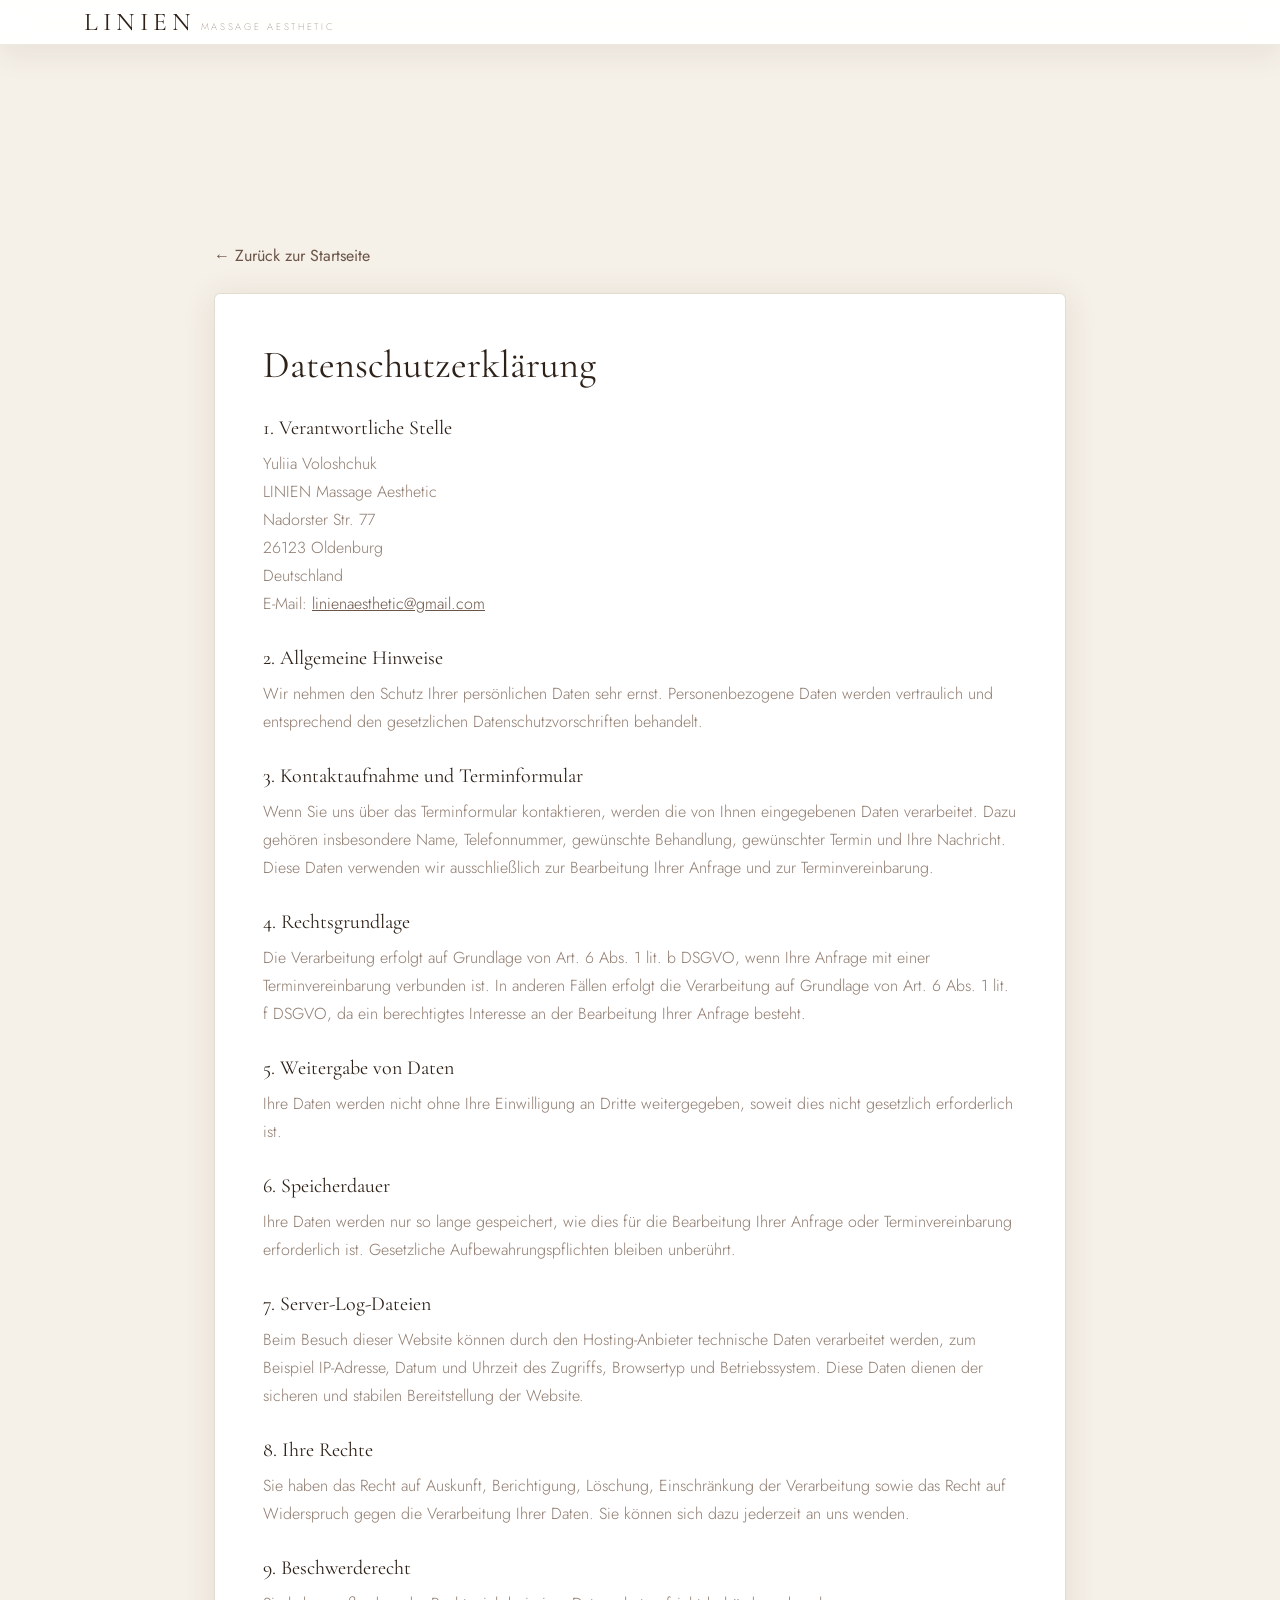
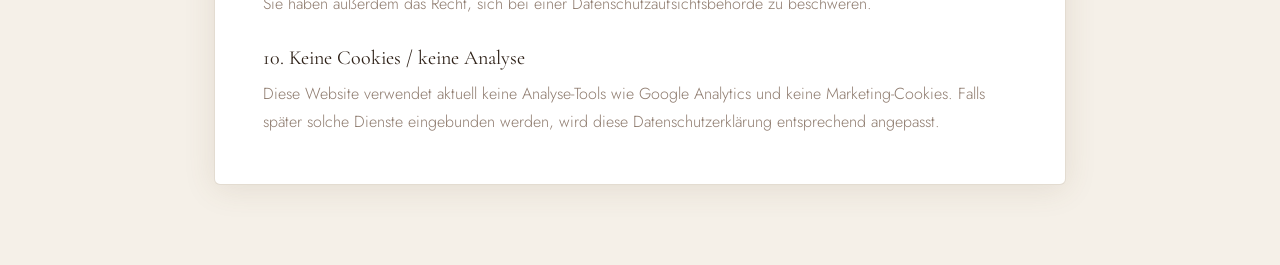
<file: datenschutz.html>
<!DOCTYPE html>
<html lang="de">
<head>
  <meta charset="UTF-8" />
  <meta name="viewport" content="width=device-width, initial-scale=1.0" />
  <title>Datenschutz · LINIEN Massage Aesthetic</title>
  <link rel="preconnect" href="https://fonts.googleapis.com" />
  <link rel="preconnect" href="https://fonts.gstatic.com" crossorigin />
  <link href="https://fonts.googleapis.com/css2?family=Cormorant+Garamond:wght@300;400;500;600&family=Jost:wght@200;300;400;500&display=swap" rel="stylesheet" />
  <link rel="stylesheet" href="css/style.css" />
</head>
<body class="legal-page">
  <header class="site-header">
    <div class="container nav-container">
      <a href="index.html" class="logo">
        <span class="logo-main">LINIEN</span>
        <span class="logo-sub">MASSAGE AESTHETIC</span>
      </a>
    </div>
  </header>
  <main class="legal-wrap">
    <a href="index.html" class="legal-back">← Zurück zur Startseite</a>
    <section class="legal-card">
      <h1>Datenschutzerklärung</h1>

      <h2>1. Verantwortliche Stelle</h2>
      <p>
        Yuliia Voloshchuk<br />
        LINIEN Massage Aesthetic<br />
        Nadorster Str. 77<br />
        26123 Oldenburg<br />
        Deutschland<br />
        E-Mail: <a href="mailto:linienaesthetic@gmail.com">linienaesthetic@gmail.com</a>
      </p>

      <h2>2. Allgemeine Hinweise</h2>
      <p>Wir nehmen den Schutz Ihrer persönlichen Daten sehr ernst. Personenbezogene Daten werden vertraulich und entsprechend den gesetzlichen Datenschutzvorschriften behandelt.</p>

      <h2>3. Kontaktaufnahme und Terminformular</h2>
      <p>Wenn Sie uns über das Terminformular kontaktieren, werden die von Ihnen eingegebenen Daten verarbeitet. Dazu gehören insbesondere Name, Telefonnummer, gewünschte Behandlung, gewünschter Termin und Ihre Nachricht.</p>
      <p>Diese Daten verwenden wir ausschließlich zur Bearbeitung Ihrer Anfrage und zur Terminvereinbarung.</p>

      <h2>4. Rechtsgrundlage</h2>
      <p>Die Verarbeitung erfolgt auf Grundlage von Art. 6 Abs. 1 lit. b DSGVO, wenn Ihre Anfrage mit einer Terminvereinbarung verbunden ist. In anderen Fällen erfolgt die Verarbeitung auf Grundlage von Art. 6 Abs. 1 lit. f DSGVO, da ein berechtigtes Interesse an der Bearbeitung Ihrer Anfrage besteht.</p>

      <h2>5. Weitergabe von Daten</h2>
      <p>Ihre Daten werden nicht ohne Ihre Einwilligung an Dritte weitergegeben, soweit dies nicht gesetzlich erforderlich ist.</p>

      <h2>6. Speicherdauer</h2>
      <p>Ihre Daten werden nur so lange gespeichert, wie dies für die Bearbeitung Ihrer Anfrage oder Terminvereinbarung erforderlich ist. Gesetzliche Aufbewahrungspflichten bleiben unberührt.</p>

      <h2>7. Server-Log-Dateien</h2>
      <p>Beim Besuch dieser Website können durch den Hosting-Anbieter technische Daten verarbeitet werden, zum Beispiel IP-Adresse, Datum und Uhrzeit des Zugriffs, Browsertyp und Betriebssystem. Diese Daten dienen der sicheren und stabilen Bereitstellung der Website.</p>

      <h2>8. Ihre Rechte</h2>
      <p>Sie haben das Recht auf Auskunft, Berichtigung, Löschung, Einschränkung der Verarbeitung sowie das Recht auf Widerspruch gegen die Verarbeitung Ihrer Daten. Sie können sich dazu jederzeit an uns wenden.</p>

      <h2>9. Beschwerderecht</h2>
      <p>Sie haben außerdem das Recht, sich bei einer Datenschutzaufsichtsbehörde zu beschweren.</p>

      <h2>10. Keine Cookies / keine Analyse</h2>
      <p>Diese Website verwendet aktuell keine Analyse-Tools wie Google Analytics und keine Marketing-Cookies. Falls später solche Dienste eingebunden werden, wird diese Datenschutzerklärung entsprechend angepasst.</p>

    </section>
  </main>
</body>
</html>
</file>
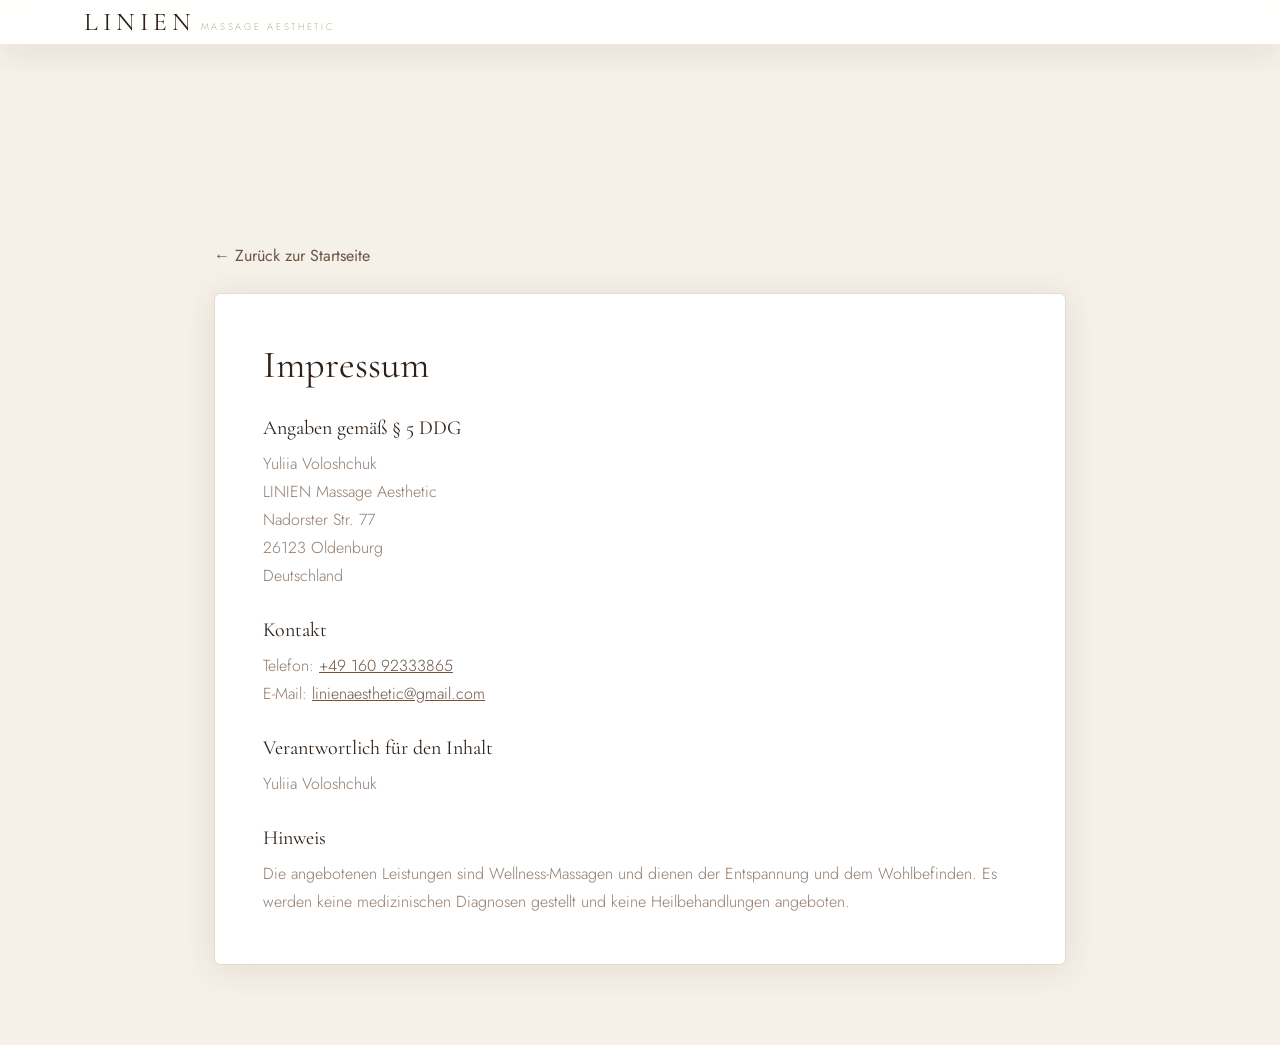
<file: impressum.html>
<!DOCTYPE html>
<html lang="de">
<head>
  <meta charset="UTF-8" />
  <meta name="viewport" content="width=device-width, initial-scale=1.0" />
  <title>Impressum · LINIEN Massage Aesthetic</title>
  <link rel="preconnect" href="https://fonts.googleapis.com" />
  <link rel="preconnect" href="https://fonts.gstatic.com" crossorigin />
  <link href="https://fonts.googleapis.com/css2?family=Cormorant+Garamond:wght@300;400;500;600&family=Jost:wght@200;300;400;500&display=swap" rel="stylesheet" />
  <link rel="stylesheet" href="css/style.css" />
</head>
<body class="legal-page">
  <header class="site-header">
    <div class="container nav-container">
      <a href="index.html" class="logo">
        <span class="logo-main">LINIEN</span>
        <span class="logo-sub">MASSAGE AESTHETIC</span>
      </a>
    </div>
  </header>
  <main class="legal-wrap">
    <a href="index.html" class="legal-back">← Zurück zur Startseite</a>
    <section class="legal-card">
      <h1>Impressum</h1>

      <h2>Angaben gemäß § 5 DDG</h2>
      <p>
        Yuliia Voloshchuk<br />
        LINIEN Massage Aesthetic<br />
        Nadorster Str. 77<br />
        26123 Oldenburg<br />
        Deutschland
      </p>

      <h2>Kontakt</h2>
      <p>
        Telefon: <a href="tel:+4916092333865">+49 160 92333865</a><br />
        E-Mail: <a href="mailto:linienaesthetic@gmail.com">linienaesthetic@gmail.com</a>
      </p>

      <h2>Verantwortlich für den Inhalt</h2>
      <p>Yuliia Voloshchuk</p>

      <h2>Hinweis</h2>
      <p>Die angebotenen Leistungen sind Wellness-Massagen und dienen der Entspannung und dem Wohlbefinden. Es werden keine medizinischen Diagnosen gestellt und keine Heilbehandlungen angeboten.</p>

    </section>
  </main>
</body>
</html>
</file>
<file: css/style.css>
/* ============================
   LINIEN · Massage Aesthetic
   Premium SPA CSS — 2024
   ============================ */

/* ---- CSS VARIABLES ---- */
:root {
  --cream:        #f5f0e8;
  --cream-deep:   #ede5d8;
  --stone-light:  #d4c9b8;
  --stone:        #b8a99a;
  --stone-dark:   #8e7b6e;
  --brown:        #6b5548;
  --brown-dark:   #4a3a30;
  --gold:         #c9a96e;
  --gold-light:   #e0c89a;
  --gold-dark:    #a07840;
  --white:        #ffffff;
  --black:        #1a1410;
  --text-dark:    #2e2118;
  --text-mid:     #5a4a3c;
  --text-light:   #8e7b6e;
  --overlay:      rgba(30, 20, 12, 0.48);
  --radius:       2px;
  --radius-lg:    6px;
  --transition:   0.35s cubic-bezier(0.4, 0, 0.2, 1);
  --shadow:       0 4px 32px rgba(110, 80, 50, 0.12);
  --shadow-lg:    0 12px 56px rgba(110, 80, 50, 0.18);
}

/* ---- RESET & BASE ---- */
*, *::before, *::after { box-sizing: border-box; margin: 0; padding: 0; }

html { scroll-behavior: smooth; font-size: 16px; }

body {
  font-family: 'Jost', sans-serif;
  background: var(--cream);
  color: var(--text-dark);
  line-height: 1.7;
  overflow-x: hidden;
}

img { max-width: 100%; display: block; }
a { text-decoration: none; color: inherit; }
ul { list-style: none; }
button { cursor: pointer; border: none; background: none; font-family: inherit; }

/* ---- TYPOGRAPHY ---- */
h1, h2, h3, h4 {
  font-family: 'Cormorant Garamond', serif;
  font-weight: 400;
  line-height: 1.2;
  color: var(--text-dark);
}

h1 { font-size: clamp(2.8rem, 7vw, 5.5rem); }
h2 { font-size: clamp(2rem, 4vw, 3.2rem); }
h3 { font-size: clamp(1.4rem, 2.5vw, 1.9rem); }
h4 { font-size: 1.15rem; }

em { font-style: italic; color: var(--gold-dark); }

/* ---- LAYOUT ---- */
.container {
  max-width: 1160px;
  margin: 0 auto;
  padding: 0 24px;
}

.section {
  padding: 100px 0;
  position: relative;
}

/* ---- SECTION LABELS ---- */
.section-label {
  font-family: 'Jost', sans-serif;
  font-weight: 300;
  font-size: 0.75rem;
  letter-spacing: 0.3em;
  text-transform: uppercase;
  color: var(--gold);
  margin-bottom: 14px;
  display: block;
}

.section-title {
  margin-bottom: 20px;
}

.section-header {
  text-align: center;
  margin-bottom: 64px;
}

.section-desc {
  color: var(--text-mid);
  font-weight: 300;
  max-width: 520px;
  margin: 0 auto;
}

/* ---- BUTTONS ---- */
.btn {
  display: inline-block;
  padding: 14px 38px;
  font-family: 'Jost', sans-serif;
  font-weight: 300;
  font-size: 0.8rem;
  letter-spacing: 0.2em;
  text-transform: uppercase;
  transition: var(--transition);
  border-radius: var(--radius);
}

.btn--primary {
  background: var(--brown);
  color: var(--cream);
  border: 1px solid var(--brown);
}
.btn--primary:hover {
  background: var(--brown-dark);
  border-color: var(--brown-dark);
  transform: translateY(-2px);
  box-shadow: 0 8px 28px rgba(74, 58, 48, 0.25);
}

.btn--light {
  background: rgba(255,255,255,0.12);
  color: var(--cream);
  border: 1px solid rgba(255,255,255,0.5);
  backdrop-filter: blur(4px);
}
.btn--light:hover {
  background: rgba(255,255,255,0.22);
  border-color: var(--gold-light);
  transform: translateY(-2px);
}

.btn--outline {
  background: transparent;
  color: var(--brown);
  border: 1px solid var(--stone);
}
.btn--outline:hover {
  border-color: var(--brown);
  background: var(--cream-deep);
  transform: translateY(-2px);
}

.btn--full { width: 100%; text-align: center; }

/* ---- DIVIDER ---- */
.hero-divider {
  display: flex;
  align-items: center;
  gap: 18px;
  justify-content: center;
  margin: 28px 0 22px;
}

.divider-line {
  display: block;
  height: 1px;
  width: 60px;
  background: rgba(255,255,255,0.4);
}

.divider-lotus {
  color: var(--gold-light);
  font-size: 0.9rem;
}

/* ===========================
   NAVIGATION
   =========================== */
.site-header {
  position: fixed;
  top: 0; left: 0; right: 0;
  z-index: 1000;
  transition: background var(--transition), box-shadow var(--transition);
}

.site-header.scrolled {
  background: rgba(245, 240, 232, 0.97);
  backdrop-filter: blur(8px);
  box-shadow: 0 2px 24px rgba(110, 80, 50, 0.1);
}

.navbar {
  display: flex;
  align-items: center;
  justify-content: space-between;
  padding: 22px 40px;
  transition: padding var(--transition);
}

.site-header.scrolled .navbar { padding: 14px 40px; }

.nav-logo {
  display: flex;
  flex-direction: column;
  line-height: 1;
}

.logo-main {
  font-family: 'Cormorant Garamond', serif;
  font-weight: 400;
  font-size: 1.6rem;
  letter-spacing: 0.18em;
  color: var(--cream);
  transition: color var(--transition);
}

.logo-sub {
  font-family: 'Jost', sans-serif;
  font-weight: 200;
  font-size: 0.6rem;
  letter-spacing: 0.28em;
  color: rgba(245,240,232,0.7);
  margin-top: 2px;
  transition: color var(--transition);
}

.site-header.scrolled .logo-main { color: var(--brown-dark); }
.site-header.scrolled .logo-sub  { color: var(--stone-dark); }

.nav-links {
  display: flex;
  align-items: center;
  gap: 38px;
}

.nav-links a {
  font-family: 'Jost', sans-serif;
  font-weight: 300;
  font-size: 0.78rem;
  letter-spacing: 0.18em;
  text-transform: uppercase;
  color: rgba(245,240,232,0.88);
  transition: color var(--transition);
  position: relative;
}

.nav-links a::after {
  content: '';
  position: absolute;
  bottom: -3px; left: 0;
  width: 0; height: 1px;
  background: var(--gold-light);
  transition: width var(--transition);
}

.nav-links a:hover::after,
.nav-links a:focus::after { width: 100%; }

.nav-links a:hover { color: var(--gold-light); }

.site-header.scrolled .nav-links a { color: var(--text-mid); }
.site-header.scrolled .nav-links a:hover { color: var(--brown); }

.nav-cta {
  padding: 9px 22px !important;
  border: 1px solid rgba(245,240,232,0.5) !important;
  border-radius: var(--radius) !important;
}

.site-header.scrolled .nav-cta {
  border-color: var(--stone) !important;
  color: var(--brown) !important;
}

.nav-cta:hover {
  background: rgba(255,255,255,0.15);
}

.nav-toggle {
  display: none;
  flex-direction: column;
  gap: 5px;
  padding: 4px;
}

.nav-toggle span {
  display: block;
  width: 26px;
  height: 1.5px;
  background: var(--cream);
  transition: var(--transition);
  transform-origin: center;
}

.site-header.scrolled .nav-toggle span { background: var(--brown-dark); }

/* ===========================
   HERO
   =========================== */
.hero {
  position: relative;
  min-height: 100vh;
  display: flex;
  align-items: center;
  justify-content: center;
  text-align: center;
  overflow: hidden;
  padding-top: 90px;
}

.hero-bg {
  position: absolute;
  inset: 0;
  background:
    linear-gradient(160deg, #3d2b20 0%, #5c3d2e 30%, #8e6a50 60%, #b89a7e 100%);
  z-index: 0;
}

/* marble / stone texture overlay */
.hero-bg::before {
  content: '';
  position: absolute;
  inset: 0;
  background-image:
    radial-gradient(ellipse at 20% 80%, rgba(201,169,110,0.15) 0%, transparent 60%),
    radial-gradient(ellipse at 80% 20%, rgba(245,240,232,0.08) 0%, transparent 50%),
    url("data:image/svg+xml,%3Csvg xmlns='http://www.w3.org/2000/svg' width='400' height='400'%3E%3Cfilter id='n'%3E%3CfeTurbulence type='fractalNoise' baseFrequency='0.65' numOctaves='3' stitchTiles='stitch'/%3E%3CfeColorMatrix type='saturate' values='0'/%3E%3C/filter%3E%3Crect width='400' height='400' filter='url(%23n)' opacity='0.06'/%3E%3C/svg%3E");
  z-index: 1;
}

.hero-texture {
  position: absolute;
  inset: 0;
  background: var(--overlay);
  z-index: 2;
}

/* decorative drapes */
.hero-drape {
  position: absolute;
  bottom: 0;
  width: 220px;
  height: 65%;
  z-index: 3;
  opacity: 0.18;
  background: linear-gradient(180deg, transparent 0%, var(--cream) 100%);
  border-radius: 50% 50% 0 0 / 20% 20% 0 0;
}

.hero-drape--left  { left: -40px; transform: rotate(-8deg); }
.hero-drape--right { right: -40px; transform: rotate(8deg); }

.hero-content {
  position: relative;
  z-index: 4;
  padding: 80px 24px 60px;
  max-width: 780px;
}
.hero-eyebrow {
  font-family: 'Jost', sans-serif;
  font-weight: 200;
  font-size: 0.78rem;
  letter-spacing: 0.35em;
  text-transform: uppercase;
  color: var(--gold-light);
  margin-bottom: 28px;
  opacity: 0.85;
}

.hero-title {
  display: flex;
  flex-direction: column;
  align-items: center;
  gap: 6px;
}

.hero-title-main {
  font-family: 'Cormorant Garamond', serif;
  font-weight: 300;
  font-size: clamp(3.5rem, 10vw, 7rem);
  letter-spacing: 0.28em;
  color: var(--cream);
  line-height: 1;
}

.hero-title-sub {
  font-family: 'Jost', sans-serif;
  font-weight: 200;
  font-size: clamp(0.65rem, 1.5vw, 0.88rem);
  letter-spacing: 0.4em;
  text-transform: uppercase;
  color: var(--stone-light);
}

.hero-tagline {
  font-family: 'Jost', sans-serif;
  font-weight: 300;
  font-size: 0.72rem;
  letter-spacing: 0.28em;
  text-transform: uppercase;
  color: rgba(245,240,232,0.65);
  margin-bottom: 6px;
}

.hero-slogan {
  font-family: 'Cormorant Garamond', serif;
  font-style: italic;
  font-size: clamp(1.2rem, 2.5vw, 1.7rem);
  color: var(--gold-light);
  margin-bottom: 44px;
}

.hero-scroll-hint {
  position: absolute;
  bottom: 38px;
  left: 50%;
  transform: translateX(-50%);
  z-index: 4;
  display: flex;
  flex-direction: column;
  align-items: center;
  gap: 8px;
  color: rgba(245,240,232,0.45);
  font-size: 0.65rem;
  letter-spacing: 0.22em;
  text-transform: uppercase;
  animation: bounce 2.4s ease-in-out infinite;
}

@keyframes bounce {
  0%, 100% { transform: translateX(-50%) translateY(0); }
  50%       { transform: translateX(-50%) translateY(7px); }
}

/* ===========================
   ABOUT
   =========================== */
.about {
  background: var(--white);
}

.about-grid {
  display: grid;
  grid-template-columns: 1fr 1.5fr;
  gap: 80px;
  align-items: center;
}

/* stone / candle visual */
.about-visual {
  display: flex;
  justify-content: center;
}

.about-stone-decor {
  position: relative;
  width: 280px;
  height: 320px;
}

.stone {
  position: absolute;
  background: linear-gradient(135deg, var(--stone) 0%, var(--stone-dark) 100%);
  border-radius: 50%;
  box-shadow: inset -4px -6px 12px rgba(0,0,0,0.15), 4px 6px 14px rgba(110,80,50,0.18);
}

.stone--lg { width: 120px; height: 80px; bottom: 60px; left: 40px; transform: rotate(-15deg); }
.stone--md { width: 80px;  height: 55px; bottom: 80px; left: 110px; transform: rotate(10deg); background: linear-gradient(135deg, var(--stone-dark) 0%, var(--brown) 100%); }
.stone--sm { width: 55px;  height: 38px; bottom: 110px; left: 80px; transform: rotate(-5deg); background: linear-gradient(135deg, var(--stone-light) 0%, var(--stone) 100%); }


@keyframes flicker {
  0%   { transform: scaleX(1)   scaleY(1)    rotate(-2deg); opacity: 1; }
  50%  { transform: scaleX(0.9) scaleY(1.08) rotate(2deg);  opacity: 0.92; }
  100% { transform: scaleX(1.05) scaleY(0.95) rotate(-1deg); opacity: 1; }
}

.about-text .section-label { color: var(--gold); }

.about-desc {
  color: var(--text-mid);
  font-weight: 300;
  margin-bottom: 18px;
}

.about-stats {
  display: flex;
  align-items: center;
  gap: 28px;
  margin-top: 40px;
  padding-top: 32px;
  border-top: 1px solid var(--cream-deep);
}

.stat { text-align: center; }

.stat-num {
  display: block;
  font-family: 'Cormorant Garamond', serif;
  font-size: 2.4rem;
  font-weight: 300;
  color: var(--gold-dark);
  line-height: 1;
  margin-bottom: 4px;
}

.stat-label {
  display: block;
  font-size: 0.7rem;
  letter-spacing: 0.18em;
  text-transform: uppercase;
  color: var(--text-light);
  font-weight: 300;
}

.stat-divider {
  width: 1px;
  height: 44px;
  background: var(--cream-deep);
}

/* ===========================
   SERVICES
   =========================== */
.services {
  background: var(--cream);
  overflow: hidden;
}

.services-bg-texture {
  position: absolute;
  inset: 0;
  background-image: url("data:image/svg+xml,%3Csvg xmlns='http://www.w3.org/2000/svg' width='600' height='600'%3E%3Cfilter id='n'%3E%3CfeTurbulence type='fractalNoise' baseFrequency='0.4' numOctaves='4' stitchTiles='stitch'/%3E%3CfeColorMatrix type='saturate' values='0'/%3E%3C/filter%3E%3Crect width='600' height='600' filter='url(%23n)' opacity='0.04'/%3E%3C/svg%3E");
  pointer-events: none;
}

.services-grid {
  display: grid;
  grid-template-columns: repeat(auto-fit, minmax(260px, 1fr));
  gap: 28px;
}

/* ---- Service Card ---- */
.service-card {
  background: var(--white);
  border: 1px solid rgba(212,201,184,0.6);
  border-radius: var(--radius-lg);
  padding: 40px 32px 36px;
  position: relative;
  transition: var(--transition);
  display: flex;
  flex-direction: column;
  gap: 0;
}

.service-card:hover {
  transform: translateY(-6px);
  box-shadow: var(--shadow-lg);
  border-color: var(--gold-light);
}

.service-card--featured {
  background: linear-gradient(160deg, var(--brown-dark) 0%, var(--brown) 100%);
  border-color: var(--gold);
  color: var(--cream);
}

.service-card--featured h3,
.service-card--featured .service-card__subtitle,
.service-card--featured .price-duration,
.service-card--featured .price-amount {
  color: var(--cream) !important;
}

.service-card--featured .service-card__divider {
  background: rgba(245,240,232,0.25) !important;
}

.service-card--featured .price-dots {
  border-bottom-color: rgba(245,240,232,0.2) !important;
}

.service-card--featured .service-card__icon {
  background: rgba(255,255,255,0.1) !important;
  color: var(--gold-light) !important;
}

.service-card--featured .service-card__btn {
  background: var(--gold) !important;
  color: var(--brown-dark) !important;
  border-color: var(--gold) !important;
}

.service-card--featured .service-card__btn:hover {
  background: var(--gold-light) !important;
}

.service-card__badge {
  position: absolute;
  top: -12px;
  left: 50%;
  transform: translateX(-50%);
  background: var(--gold);
  color: var(--brown-dark);
  font-family: 'Jost', sans-serif;
  font-size: 0.65rem;
  font-weight: 400;
  letter-spacing: 0.2em;
  text-transform: uppercase;
  padding: 4px 16px;
  border-radius: 20px;
  white-space: nowrap;
}

.service-card__icon {
  width: 52px;
  height: 52px;
  border-radius: 50%;
  background: var(--cream-deep);
  display: flex;
  align-items: center;
  justify-content: center;
  font-size: 1.3rem;
  color: var(--gold-dark);
  margin-bottom: 22px;
  transition: var(--transition);
}

.service-card:hover .service-card__icon {
  background: var(--gold);
  color: var(--white);
}

.service-card__title {
  font-size: 1.35rem;
  font-weight: 400;
  color: var(--text-dark);
  margin-bottom: 8px;
  line-height: 1.3;
}

.service-card__title span {
  display: block;
  font-style: italic;
  color: var(--gold-dark);
  font-size: 1.15rem;
}

.service-card--featured .service-card__title span { color: var(--gold-light); }

.service-card__subtitle {
  font-size: 0.72rem;
  font-weight: 300;
  color: var(--text-light);
  letter-spacing: 0.05em;
  margin-bottom: 24px;
  font-style: italic;
}

.service-card__divider {
  height: 1px;
  background: var(--cream-deep);
  margin-bottom: 24px;
}

.service-card__prices {
  flex: 1;
  display: flex;
  flex-direction: column;
  gap: 12px;
  margin-bottom: 32px;
}

.price-row {
  display: flex;
  align-items: baseline;
  gap: 6px;
}

.price-duration {
  font-family: 'Jost', sans-serif;
  font-size: 0.82rem;
  font-weight: 300;
  color: var(--text-mid);
  white-space: nowrap;
}

.price-duration em {
  font-size: 0.72rem;
  color: var(--text-light);
  font-style: normal;
}

.price-dots {
  flex: 1;
  border-bottom: 1px dashed var(--stone-light);
  margin-bottom: 3px;
  min-width: 20px;
}

.price-amount {
  font-family: 'Cormorant Garamond', serif;
  font-size: 1.25rem;
  font-weight: 500;
  color: var(--gold-dark);
  white-space: nowrap;
}

.service-card__btn {
  display: block;
  text-align: center;
  padding: 11px 20px;
  border: 1px solid var(--stone);
  border-radius: var(--radius);
  font-family: 'Jost', sans-serif;
  font-size: 0.72rem;
  letter-spacing: 0.2em;
  text-transform: uppercase;
  font-weight: 300;
  color: var(--brown);
  transition: var(--transition);
}

.service-card__btn:hover {
  background: var(--brown);
  color: var(--cream);
  border-color: var(--brown);
}

/* ===========================
   ADVANTAGES
   =========================== */
.advantages {
  background: var(--cream-deep);
}

.advantages-grid {
  display: grid;
  grid-template-columns: repeat(auto-fit, minmax(280px, 1fr));
  gap: 36px;
}

.advantage-item {
  text-align: center;
  padding: 36px 28px;
  background: var(--white);
  border-radius: var(--radius-lg);
  border: 1px solid rgba(212,201,184,0.5);
  transition: var(--transition);
}

.advantage-item:hover {
  transform: translateY(-4px);
  box-shadow: var(--shadow);
  border-color: var(--gold-light);
}

.advantage-icon {
  width: 60px;
  height: 60px;
  background: linear-gradient(135deg, var(--cream-deep) 0%, var(--cream) 100%);
  border-radius: 50%;
  display: flex;
  align-items: center;
  justify-content: center;
  margin: 0 auto 22px;
  font-size: 1.4rem;
  color: var(--gold-dark);
  border: 1px solid var(--stone-light);
  transition: var(--transition);
}

.advantage-item:hover .advantage-icon {
  background: var(--gold);
  color: var(--white);
  border-color: var(--gold);
}

.advantage-item h4 {
  font-family: 'Cormorant Garamond', serif;
  font-size: 1.2rem;
  margin-bottom: 12px;
  color: var(--text-dark);
}

.advantage-item p {
  font-size: 0.88rem;
  font-weight: 300;
  color: var(--text-mid);
  line-height: 1.7;
}

/* ===========================
   ATMOSPHERE
   =========================== */
.atmosphere {
  position: relative;
  overflow: hidden;
  background: linear-gradient(135deg, #5e3b29 0%, #8b654e 100%);
  padding: 110px 0 90px;
}

.atmosphere-bg {
  position: absolute;
  inset: 0;
  background:
    radial-gradient(circle at 20% 20%, rgba(255,255,255,0.04), transparent 30%),
    radial-gradient(circle at 80% 30%, rgba(255,255,255,0.03), transparent 25%),
    linear-gradient(90deg, rgba(255,255,255,0.02), transparent 20%, rgba(255,255,255,0.015) 40%, transparent 60%);
  pointer-events: none;
}

.atmosphere .container {
  position: relative;
  z-index: 1;
}

.atmosphere-inner {
  text-align: center;
  max-width: 760px;
  margin: 0 auto;
}

.atmosphere-title {
  color: var(--cream);
  margin-bottom: 28px;
}

.atmosphere-title em {
  color: var(--gold-light);
}

.atmosphere-text {
  color: rgba(245, 240, 232, 0.78);
  font-weight: 300;
  line-height: 1.9;
  margin-bottom: 56px;
}

.atmosphere-elements {
  display: flex;
  justify-content: center;
  align-items: center;
  gap: 42px;
  margin-bottom: 56px;
  flex-wrap: wrap;
}

.atm-el {
  display: flex;
  flex-direction: column;
  align-items: center;
  gap: 14px;
  min-width: 160px;
  color: rgba(245, 240, 232, 0.72);
  font-size: 0.72rem;
  letter-spacing: 0.22em;
  text-transform: uppercase;
  text-align: center;
}

.atm-el p {
  margin: 0;
}

.atm-divider {
  width: 1px;
  height: 56px;
  background: rgba(245, 240, 232, 0.22);
  align-self: center;
}

.atm-stones {
  position: relative;
  width: 56px;
  height: 44px;
}

.atm-stone {
  position: absolute;
  border-radius: 50%;
  box-shadow: inset -2px -3px 6px rgba(0,0,0,0.18);
}

.atm-stone--1 {
  width: 36px;
  height: 24px;
  bottom: 0;
  left: 0;
  transform: rotate(-10deg);
  background: linear-gradient(135deg, var(--stone) 0%, #a49688 100%);
}

.atm-stone--2 {
  width: 28px;
  height: 19px;
  bottom: 5px;
  left: 22px;
  transform: rotate(8deg);
  background: linear-gradient(135deg, #8a7666 0%, #6e594b 100%);
}

.atm-stone--3 {
  width: 20px;
  height: 13px;
  bottom: 18px;
  left: 10px;
  background: linear-gradient(135deg, var(--stone-light) 0%, var(--stone) 100%);
}

.atm-lotus {
  font-size: 2rem;
  line-height: 1;
  color: #e6d3aa;
  filter: drop-shadow(0 0 8px rgba(230, 211, 170, 0.28));
  transform: translateY(-1px);
}

.atmosphere-motto {
  display: flex;
  align-items: center;
  justify-content: center;
  gap: 18px;
  flex-wrap: wrap;
}

.atmosphere-motto .divider-line {
  width: 74px;
  height: 1px;
  background: rgba(245, 240, 232, 0.22);
}

.atmosphere-motto p {
  margin: 0;
  font-family: 'Jost', sans-serif;
  font-weight: 300;
  font-size: 0.72rem;
  letter-spacing: 0.28em;
  text-transform: uppercase;
  color: rgba(245, 240, 232, 0.5);
}

/* ===========================
   BOOKING CTA
   =========================== */
.booking-cta {
  background: var(--white);
}

.cta-box {
  background: linear-gradient(135deg, var(--cream) 0%, var(--cream-deep) 100%);
  border: 1px solid rgba(212,201,184,0.8);
  border-radius: var(--radius-lg);
  padding: 70px 60px;
  display: flex;
  align-items: center;
  justify-content: space-between;
  gap: 40px;
  position: relative;
  overflow: hidden;
}

.cta-box::before {
  content: 'LINIEN';
  position: absolute;
  font-family: 'Cormorant Garamond', serif;
  font-size: 14rem;
  font-weight: 300;
  color: rgba(184,169,154,0.07);
  letter-spacing: 0.2em;
  top: 50%;
  left: 50%;
  transform: translate(-50%, -50%);
  pointer-events: none;
  white-space: nowrap;
}

.cta-decor {
  display: flex;
  flex-direction: column;
  align-items: center;
  gap: 10px;
  flex-shrink: 0;
}

.cta-stone {
  display: block;
  background: linear-gradient(135deg, var(--stone) 0%, var(--stone-dark) 100%);
  border-radius: 50%;
  box-shadow: inset -2px -3px 6px rgba(0,0,0,0.12);
}

.cta-decor--left .cta-stone:nth-child(1)  { width: 52px; height: 34px; }
.cta-decor--left .cta-stone:nth-child(2)  { width: 34px; height: 22px; }
.cta-decor--right .cta-stone:nth-child(1) { width: 52px; height: 34px; }
.cta-decor--right .cta-stone:nth-child(2) { width: 34px; height: 22px; }

.cta-content {
  text-align: center;
  flex: 1;
  position: relative;
  z-index: 1;
}

.cta-content .section-label { display: block; text-align: center; margin-bottom: 14px; }

.cta-title {
  margin-bottom: 20px;
}

.cta-desc {
  font-weight: 300;
  color: var(--text-mid);
  max-width: 480px;
  margin: 0 auto 40px;
}

.cta-actions {
  display: flex;
  gap: 16px;
  justify-content: center;
  flex-wrap: wrap;
}

/* ===========================
   CONTACT
   =========================== */
.contact {
  background: var(--cream-deep);
}

.contact-grid {
  display: grid;
  grid-template-columns: 1fr 1.4fr;
  gap: 60px;
  align-items: start;
}

.contact-item {
  display: flex;
  gap: 18px;
  margin-bottom: 28px;
}

.contact-icon {
  width: 46px;
  height: 46px;
  border-radius: 50%;
  background: var(--white);
  border: 1px solid var(--stone-light);
  display: flex;
  align-items: center;
  justify-content: center;
  font-size: 1rem;
  color: var(--gold-dark);
  flex-shrink: 0;
  margin-top: 2px;
}

.contact-item h4 {
  font-family: 'Cormorant Garamond', serif;
  font-size: 1.05rem;
  margin-bottom: 4px;
  color: var(--text-dark);
}

.contact-item p {
  font-size: 0.9rem;
  font-weight: 300;
  color: var(--text-mid);
  line-height: 1.65;
}

.contact-socials {
  display: flex;
  gap: 14px;
  margin-top: 14px;
}

.social-link {
  width: 42px;
  height: 42px;
  border-radius: 50%;
  border: 1px solid var(--stone-light);
  background: var(--white);
  display: flex;
  align-items: center;
  justify-content: center;
  color: var(--stone-dark);
  font-size: 1rem;
  transition: var(--transition);
}

.social-link:hover {
  background: var(--brown);
  border-color: var(--brown);
  color: var(--cream);
  transform: translateY(-3px);
  box-shadow: 0 6px 18px rgba(74,58,48,0.22);
}

/* ---- Contact Form ---- */
.contact-form-wrap {
  position: relative;
}

.contact-form {
  background: var(--white);
  border: 1px solid rgba(212,201,184,0.6);
  border-radius: var(--radius-lg);
  padding: 44px 40px;
  box-shadow: var(--shadow);
}

.contact-form h3 {
  font-size: 1.6rem;
  margin-bottom: 28px;
  color: var(--text-dark);
}

.form-group {
  margin-bottom: 20px;
}

.form-group label {
  display: block;
  font-size: 0.72rem;
  font-weight: 400;
  letter-spacing: 0.15em;
  text-transform: uppercase;
  color: var(--text-light);
  margin-bottom: 7px;
}

.form-group input,
.form-group select,
.form-group textarea {
  width: 100%;
  padding: 12px 16px;
  background: var(--cream);
  border: 1px solid rgba(212,201,184,0.7);
  border-radius: var(--radius);
  font-family: 'Jost', sans-serif;
  font-size: 0.92rem;
  font-weight: 300;
  color: var(--text-dark);
  transition: border-color var(--transition), box-shadow var(--transition);
  outline: none;
  appearance: none;
}

.form-group input:focus,
.form-group select:focus,
.form-group textarea:focus {
  border-color: var(--gold);
  box-shadow: 0 0 0 3px rgba(201,169,110,0.12);
  background: var(--white);
}

.form-group textarea { resize: vertical; min-height: 90px; }

.form-note {
  text-align: center;
  margin-top: 14px;
  font-size: 0.75rem;
  font-weight: 300;
  color: var(--text-light);
  font-style: italic;
}

/* Success message */
.form-success {
  display: none;
  text-align: center;
  padding: 60px 40px;
  background: var(--white);
  border: 1px solid var(--gold-light);
  border-radius: var(--radius-lg);
  box-shadow: var(--shadow);
}

.form-success.visible { display: block; }

.form-success i {
  font-size: 3rem;
  color: var(--gold);
  margin-bottom: 20px;
  display: block;
}

.form-success h3 { margin-bottom: 14px; }

.form-success p {
  font-weight: 300;
  color: var(--text-mid);
  line-height: 1.75;
}

/* ===========================
   FOOTER
   =========================== */
.site-footer {
  background: var(--brown-dark);
  padding: 52px 0;
}

.footer-inner {
  display: flex;
  flex-direction: column;
  align-items: center;
  gap: 22px;
}

.footer-logo {
  display: flex;
  flex-direction: column;
  align-items: center;
  gap: 4px;
}

.footer-logo .logo-main { color: var(--stone-light); font-size: 1.7rem; }
.footer-logo .logo-sub  { color: rgba(212,201,184,0.5); font-size: 0.58rem; }

.footer-motto {
  display: flex;
  align-items: center;
  gap: 18px;
  color: rgba(212,201,184,0.35);
  font-size: 0.65rem;
  letter-spacing: 0.25em;
  text-transform: uppercase;
  font-weight: 200;
}

.footer-motto span { font-size: 0.6rem; }

.footer-nav {
  display: flex;
  gap: 30px;
  flex-wrap: wrap;
  justify-content: center;
}

.footer-nav a {
  font-size: 0.72rem;
  letter-spacing: 0.18em;
  text-transform: uppercase;
  font-weight: 300;
  color: rgba(212,201,184,0.55);
  transition: color var(--transition);
}

.footer-nav a:hover { color: var(--gold-light); }

.footer-copy {
  font-size: 0.72rem;
  font-weight: 300;
  color: rgba(212,201,184,0.3);
}

/* ===========================
   BACK TO TOP
   =========================== */
.back-to-top {
  position: fixed;
  bottom: 36px;
  right: 36px;
  z-index: 900;
  width: 46px;
  height: 46px;
  background: var(--brown);
  border-radius: 50%;
  display: flex;
  align-items: center;
  justify-content: center;
  color: var(--cream);
  font-size: 0.9rem;
  box-shadow: 0 4px 16px rgba(74,58,48,0.3);
  opacity: 0;
  transform: translateY(14px);
  transition: var(--transition);
  pointer-events: none;
}

.back-to-top.visible {
  opacity: 1;
  transform: translateY(0);
  pointer-events: auto;
}

.back-to-top:hover {
  background: var(--brown-dark);
  transform: translateY(-3px);
}

/* ===========================
   SCROLL ANIMATIONS
   =========================== */
[data-aos] {
  opacity: 0;
  transform: translateY(30px);
  transition: opacity 0.65s ease, transform 0.65s ease;
}

[data-aos].aos-animate {
  opacity: 1;
  transform: translateY(0);
}

[data-aos][data-aos-delay="100"] { transition-delay: 0.1s; }
[data-aos][data-aos-delay="200"] { transition-delay: 0.2s; }
[data-aos][data-aos-delay="300"] { transition-delay: 0.3s; }

/* ===========================
   RESPONSIVE
   =========================== */
@media (max-width: 1024px) {
  .about-grid    { gap: 50px; }
  .contact-grid  { gap: 40px; }
  .cta-box       { padding: 50px 40px; }
}

@media (max-width: 860px) {
  .navbar { padding: 18px 24px; }
  .site-header.scrolled .navbar { padding: 12px 24px; }

  .nav-links {
    position: fixed;
    top: 0; right: 0; bottom: 0;
    width: min(320px, 80vw);
    background: rgba(245,240,232,0.98);
    backdrop-filter: blur(12px);
    flex-direction: column;
    justify-content: center;
    gap: 32px;
    padding: 40px;
    transform: translateX(100%);
    transition: transform var(--transition);
    box-shadow: -8px 0 40px rgba(74,58,48,0.18);
    z-index: 999;
  }

  .nav-links.open { transform: translateX(0); }

  .nav-links a { color: var(--text-mid) !important; font-size: 1rem; }
  .nav-links a:hover { color: var(--brown) !important; }
  .nav-cta { border-color: var(--stone) !important; }

  .nav-toggle { display: flex; z-index: 1001; }
  .site-header.scrolled .nav-toggle span { background: var(--brown-dark); }

  .nav-toggle.active span:nth-child(1) { transform: translateY(6.5px) rotate(45deg); }
  .nav-toggle.active span:nth-child(2) { opacity: 0; transform: scaleX(0); }
  .nav-toggle.active span:nth-child(3) { transform: translateY(-6.5px) rotate(-45deg); }

  .about-grid    { grid-template-columns: 1fr; gap: 40px; }
  .about-visual  { display: none; }
  .contact-grid  { grid-template-columns: 1fr; }

  .cta-box { flex-direction: column; padding: 50px 28px; text-align: center; }
  .cta-decor { flex-direction: row; }

  .section { padding: 72px 0; }
}

@media (max-width: 600px) {
  .services-grid { grid-template-columns: 1fr; }
  .advantages-grid { grid-template-columns: 1fr 1fr; gap: 20px; }
  .advantage-item { padding: 26px 18px; }

  .about-stats { gap: 18px; }
  .stat-num { font-size: 2rem; }

  .contact-form { padding: 32px 24px; }
  .hero-content {
  padding: 85px 20px 55px;
}
  .atmosphere-elements { gap: 32px; }

  .cta-actions { flex-direction: column; align-items: center; }
  .btn { padding: 13px 28px; }

  .back-to-top { bottom: 22px; right: 22px; width: 40px; height: 40px; }
}

@media (max-width: 420px) {
  .advantages-grid { grid-template-columns: 1fr; }
}

/* ===========================
   2026 UX / MOBILE / BOOKING IMPROVEMENTS
   =========================== */

body {
  padding-top: 92px;
}

.site-header {
  background: rgba(255, 255, 255, 0.96);
  backdrop-filter: blur(14px);
  box-shadow: 0 10px 30px rgba(74, 58, 48, 0.08);
  border-bottom: 1px solid rgba(212,201,184,0.4);
}

.site-header.scrolled {
  background: rgba(255, 255, 255, 0.98);
  box-shadow: 0 16px 34px rgba(74, 58, 48, 0.12);
}

.logo-main,
.logo-sub,
.nav-links a {
  color: var(--text-dark);
}

.logo-sub {
  color: var(--text-light);
}

.nav-links a:hover,
.site-header.scrolled .nav-links a:hover {
  color: var(--brown);
}

.nav-links a::after {
  background: var(--gold);
}

.nav-cta {
  background: var(--brown);
  color: var(--cream) !important;
  border-color: var(--brown) !important;
  box-shadow: 0 10px 24px rgba(74,58,48,0.14);
}

.nav-cta:hover {
  background: var(--brown-dark);
}

.nav-toggle span,
.site-header.scrolled .nav-toggle span {
  background: var(--brown-dark);
}

.hero {
  min-height: calc(100vh - 92px);
  padding-top: 32px;
}

.hero-content {
  padding-top: 110px;
}
.candle-icon,
.atm-flame {
  filter: drop-shadow(0 8px 18px rgba(201, 169, 110, 0.2));
}

.candle-body,
.atm-candle {
  position: relative;
  overflow: visible;
}

.candle-body {
  width: 28px;
  height: 92px;
  border-radius: 8px 8px 5px 5px;
  background:
    linear-gradient(180deg, rgba(255,255,255,0.92) 0%, rgba(245,240,232,0.98) 28%, rgba(212,201,184,0.95) 100%);
  box-shadow:
    inset -4px -10px 14px rgba(184,169,154,0.4),
    0 10px 20px rgba(74,58,48,0.12);
}

.candle-body::before,
.atm-candle::after {
  content: '';
  position: absolute;
  left: 50%;
  transform: translateX(-50%);
  width: 2px;
  background: rgba(74,58,48,0.9);
}

.candle-body::before {
  top: -8px;
  height: 12px;
}

.candle-body::after {
  content: '';
  position: absolute;
  left: 50%;
  bottom: -8px;
  transform: translateX(-50%);
  width: 42px;
  height: 12px;
  border-radius: 999px;
  background: radial-gradient(circle, rgba(74,58,48,0.22) 0%, rgba(74,58,48,0.02) 75%);
}

.candle-flame {
  position: relative;
  width: 18px;
  height: 34px;
  margin: -5px auto 0;
  border-radius: 60% 60% 50% 50%;
  background: radial-gradient(circle at 50% 70%, #ffe8a3 0%, #ffc44d 30%, #ff8a00 62%, rgba(255,138,0,0.15) 80%, transparent 100%);
  box-shadow: 0 0 18px rgba(255, 183, 76, 0.65);
}


.specialist {
  background: linear-gradient(180deg, #fffdfa 0%, #f7f1e9 100%);
}

.specialist-grid {
  display: grid;
  grid-template-columns: minmax(280px, 430px) 1fr;
  gap: 52px;
  align-items: center;
}

.specialist-photo-card {
  background: var(--white);
  border: 1px solid rgba(212,201,184,0.7);
  border-radius: 24px;
  padding: 22px;
  box-shadow: var(--shadow-lg);
}

.specialist-photo-wrap {
  position: relative;
  overflow: hidden;
  border-radius: 20px;
  background: linear-gradient(160deg, #f7efe5 0%, #e8dbc9 100%);
}

.specialist-photo {
  width: 100%;
  aspect-ratio: 4 / 5;
  object-fit: cover;
}

.specialist-photo-note {
  margin-top: 16px;
  font-size: 0.86rem;
  color: var(--text-mid);
}

.specialist-content {
  max-width: 620px;
}

.specialist-desc {
  margin: 0 0 28px;
  max-width: unset;
  text-align: left;
}

.specialist-highlights {
  display: flex;
  flex-wrap: wrap;
  gap: 14px;
  margin-bottom: 28px;
}

.specialist-pill {
  display: inline-flex;
  align-items: center;
  gap: 10px;
  padding: 12px 16px;
  background: rgba(255,255,255,0.78);
  border: 1px solid rgba(212,201,184,0.72);
  border-radius: 999px;
  color: var(--brown-dark);
  box-shadow: 0 10px 22px rgba(110,80,50,0.08);
}

.specialist-card-inline {
  padding: 28px;
  background: rgba(255,255,255,0.84);
  border: 1px solid rgba(212,201,184,0.72);
  border-radius: 22px;
}

.specialist-card-inline h3 {
  margin-bottom: 14px;
}

.specialist-list {
  list-style: none;
  display: grid;
  gap: 12px;
}

.specialist-list li {
  position: relative;
  padding-left: 24px;
  color: var(--text-mid);
}

.specialist-list li::before {
  content: '✦';
  position: absolute;
  left: 0;
  top: 0;
  color: var(--gold-dark);
}

.contact-item p a {
  border-bottom: 1px solid rgba(107,85,72,0.15);
}

.booking-card-top {
  display: flex;
  justify-content: space-between;
  gap: 24px;
  align-items: center;
  padding: 22px 24px;
  margin-bottom: 18px;
  background: linear-gradient(135deg, rgba(255,255,255,0.95) 0%, rgba(245,240,232,0.95) 100%);
  border: 1px solid rgba(212,201,184,0.7);
  border-radius: 18px;
}

.booking-card-top h3 {
  font-size: 1.5rem;
}

.booking-card-top p {
  max-width: 360px;
  color: var(--text-mid);
}

.booking-mini-label {
  display: inline-block;
  margin-bottom: 8px;
  font-size: 0.72rem;
  text-transform: uppercase;
  letter-spacing: 0.2em;
  color: var(--gold-dark);
}

.form-group--split {
  display: grid;
  grid-template-columns: 1fr 1fr;
  gap: 18px;
}

.slot-picker {
  background: linear-gradient(180deg, rgba(245,240,232,0.8) 0%, rgba(255,255,255,0.96) 100%);
  border: 1px solid rgba(212,201,184,0.7);
  border-radius: 16px;
  padding: 18px;
}

.slot-picker__head {
  display: flex;
  justify-content: space-between;
  align-items: center;
  gap: 12px;
  margin-bottom: 14px;
  font-size: 0.78rem;
  letter-spacing: 0.14em;
  text-transform: uppercase;
  color: var(--text-mid);
}

.slot-legend {
  display: flex;
  flex-wrap: wrap;
  gap: 14px;
  font-size: 0.7rem;
  color: var(--text-light);
}

.slot-legend span {
  display: inline-flex;
  align-items: center;
  gap: 8px;
}

.slot-legend__dot {
  width: 10px;
  height: 10px;
  border-radius: 50%;
  display: inline-block;
}

.slot-legend__dot--free {
  background: #99b88d;
}

.slot-legend__dot--busy {
  background: #c5c0b8;
}

.slot-grid {
  display: grid;
  grid-template-columns: repeat(4, minmax(0, 1fr));
  gap: 10px;
}

.slot-button {
  padding: 12px 10px;
  border-radius: 12px;
  border: 1px solid rgba(212,201,184,0.85);
  background: var(--white);
  color: var(--text-dark);
  font-size: 0.88rem;
  font-weight: 400;
  transition: var(--transition);
}

.slot-button:hover {
  transform: translateY(-1px);
  border-color: var(--gold);
}

.slot-button.is-selected {
  background: var(--brown);
  border-color: var(--brown);
  color: var(--white);
  box-shadow: 0 12px 24px rgba(74,58,48,0.18);
}

.slot-button.is-busy {
  background: #d6cfc5;
  border-color: #c5bbb0;
  color: #7f766c;
  cursor: not-allowed;
  opacity: 1;
}

.slot-button.is-busy:hover {
  transform: none;
  box-shadow: none;
  background: #d6cfc5;
}
.slot-button.is-past {
  background: #eee8e0;
  border-color: #ddd4ca;
  color: #a29a90;
  cursor: not-allowed;
  opacity: 0.8;
}

.slot-button.is-disabled {
  opacity: 0.55;
}

.slot-helper {
  margin-top: 12px;
  font-size: 0.82rem;
  color: var(--text-light);
}

.back-to-top {
  background: var(--white);
  color: var(--brown-dark);
  border: 1px solid rgba(212,201,184,0.9);
}

.back-to-top:hover {
  background: var(--brown-dark);
  color: var(--cream);
}

@media (max-width: 1024px) {
  .specialist-grid {
    grid-template-columns: 1fr;
    gap: 32px;
  }

  .specialist-photo-card {
    max-width: 460px;
    margin: 0 auto;
  }

  .slot-grid {
    grid-template-columns: repeat(3, minmax(0, 1fr));
  }
}

@media (max-width: 860px) {
  body {
    padding-top: 82px;
  }

  .booking-card-top,
  .form-group--split {
    grid-template-columns: 1fr;
  }

  .booking-card-top {
    flex-direction: column;
    align-items: flex-start;
  }

  .nav-links {
    top: 82px;
    bottom: auto;
    right: 16px;
    left: 16px;
    width: auto;
    border-radius: 22px;
    padding: 28px;
    justify-content: flex-start;
    align-items: flex-start;
    gap: 22px;
  }

  .nav-links a {
    font-size: 0.9rem !important;
  }

  .hero-content {
    padding-top: 84px;
  }
}

@media (max-width: 600px) {
  .navbar {
    padding: 16px 18px;
  }

  .site-header.scrolled .navbar {
    padding: 14px 18px;
  }

  .logo-main {
    font-size: 1.25rem;
    letter-spacing: 0.14em;
  }

  .logo-sub {
    font-size: 0.52rem;
    letter-spacing: 0.16em;
  }

  .hero-content {
    padding: 74px 16px 48px;
  }

  .hero-tagline {
    letter-spacing: 0.18em;
    line-height: 1.8;
  }

  .specialist-pill {
    width: 100%;
    justify-content: center;
  }

  .specialist-card-inline,
  .specialist-photo-card,
  .contact-form,
  .booking-card-top {
    padding-left: 18px;
    padding-right: 18px;
  }

  .slot-picker__head {
    flex-direction: column;
    align-items: flex-start;
  }

  .slot-grid {
    grid-template-columns: repeat(2, minmax(0, 1fr));
  }

  .contact-grid {
    gap: 24px;
  }

  .about-stats {
    flex-wrap: wrap;
    justify-content: center;
  }

  .stat-divider {
    display: none;
  }
}

@media (max-width: 420px) {
  .slot-grid {
    grid-template-columns: 1fr 1fr;
    gap: 8px;
  }

  .slot-button {
    font-size: 0.8rem;
    padding: 11px 8px;
  }
}
.atm-candle::before {
  top: -14px !important;
}
/* ===========================
   2026 LANGUAGE / SALON / BOOKING FIXES
   =========================== */

.navbar {
  gap: 18px;
}

.nav-links {
  flex: 1;
  justify-content: flex-end;
}

.nav-tools {
  display: flex;
  align-items: center;
  gap: 14px;
  flex-shrink: 0;
}

.lang-switch {
  display: inline-flex;
  align-items: center;
  padding: 4px;
  border-radius: 999px;
  background: rgba(245, 240, 232, 0.96);
  border: 1px solid rgba(212, 201, 184, 0.9);
  box-shadow: 0 8px 18px rgba(74, 58, 48, 0.08);
}

.lang-btn {
  min-width: 46px;
  padding: 8px 12px;
  border-radius: 999px;
  font-size: 0.72rem;
  font-weight: 500;
  letter-spacing: 0.14em;
  text-transform: uppercase;
  color: var(--text-mid);
  transition: var(--transition);
}

.lang-btn.active {
  background: var(--brown);
  color: var(--cream);
  box-shadow: 0 8px 18px rgba(74,58,48,0.16);
}

.lang-btn:hover {
  color: var(--brown-dark);
}

.salon {
  background: linear-gradient(180deg, #fffdfa 0%, #f4ede3 100%);
}

.salon-grid {
  display: grid;
  grid-template-columns: repeat(3, minmax(0, 1fr));
  gap: 24px;
}

.salon-card {
  background: rgba(255,255,255,0.92);
  border: 1px solid rgba(212,201,184,0.7);
  border-radius: 22px;
  padding: 30px 26px;
  box-shadow: 0 14px 30px rgba(110,80,50,0.08);
  transition: var(--transition);
}

.salon-card:hover {
  transform: translateY(-4px);
  border-color: var(--gold-light);
  box-shadow: 0 18px 34px rgba(110,80,50,0.14);
}

.salon-card__icon {
  width: 54px;
  height: 54px;
  border-radius: 50%;
  display: flex;
  align-items: center;
  justify-content: center;
  margin-bottom: 18px;
  background: linear-gradient(135deg, var(--cream) 0%, var(--cream-deep) 100%);
  color: var(--gold-dark);
  border: 1px solid rgba(212,201,184,0.8);
  font-size: 1.2rem;
}

.salon-card h3 {
  margin-bottom: 12px;
}

.salon-card p {
  color: var(--text-mid);
  font-weight: 300;
}

.salon-note,
.contact-note {
  margin-top: 20px;
  padding: 18px 20px;
  border-radius: 18px;
  border: 1px solid rgba(212,201,184,0.72);
  background: rgba(255,255,255,0.72);
  color: var(--text-mid);
  font-size: 0.9rem;
}

.contact-note {
  margin-top: 2px;
  margin-bottom: 16px;
}

.service-card__btn {
  background: var(--brown);
  color: var(--cream) !important;
  border-color: var(--brown);
  font-weight: 500;
  letter-spacing: 0.16em;
  box-shadow: 0 10px 22px rgba(74,58,48,0.14);
}

.service-card__btn:hover {
  background: var(--brown-dark);
  color: var(--cream) !important;
}

.nav-cta,
.service-card__btn,
.btn--primary {
  text-shadow: 0 1px 0 rgba(0,0,0,0.08);
}

@keyframes steadyFlame {
  0%, 100% {
    transform: translateX(0) scaleX(1) scaleY(1);
    opacity: 0.98;
  }
  50% {
    transform: translateX(0) scaleX(0.97) scaleY(1.05);
    opacity: 1;
  }
}

.slot-button.is-past,
.slot-button.is-disabled {
  background: #f1ece4;
  border-color: #e3dbce;
  color: #b0a394;
  cursor: not-allowed;
}

@media (max-width: 1024px) {
  .salon-grid {
    grid-template-columns: 1fr;
  }
}

@media (max-width: 860px) {
  .navbar {
    gap: 10px;
  }

  .nav-tools {
    gap: 10px;
  }

  .lang-switch {
    order: 1;
  }

  .nav-toggle {
    order: 2;
  }

  .nav-links {
    flex: unset;
  }
}

@media (max-width: 600px) {
  .lang-btn {
    min-width: 40px;
    padding: 7px 10px;
    font-size: 0.68rem;
  }

  .salon-card {
    padding: 24px 18px;
  }
}
.atm-flower span {
  background: #e7d7b2;
  box-shadow: 0 0 8px rgba(231, 215, 178, 0.4);
}

/* Datenschutz checkbox */
.privacy-check {
  display: flex;
  align-items: center;
  gap: 10px;
  margin: 18px 0 20px;
  font-size: 0.78rem;
  color: var(--text-light);
  line-height: 1.5;
}

.privacy-check input[type="checkbox"] {
  width: 20px !important;
  height: 20px !important;
  min-width: 20px !important;
  padding: 0 !important;
  margin: 0 !important;
  border-radius: 0 !important;
  appearance: auto !important;
  -webkit-appearance: checkbox !important;
  opacity: 1 !important;
  display: inline-block !important;
  pointer-events: auto !important;
  cursor: pointer !important;
  accent-color: var(--brown);
}

.privacy-check label {
  margin: 0 !important;
  display: inline !important;
  font-size: 0.78rem !important;
  letter-spacing: normal !important;
  text-transform: none !important;
  color: var(--text-light) !important;
  cursor: pointer;
}

.privacy-check a {
  color: var(--brown);
  text-decoration: underline;
}

/* Legal pages */
.legal-page {
  background: var(--cream);
  color: var(--text-dark);
  min-height: 100vh;
}
.legal-wrap {
  max-width: 900px;
  margin: 0 auto;
  padding: 150px 24px 80px;
}
.legal-card {
  background: var(--white);
  border: 1px solid rgba(212,201,184,0.65);
  border-radius: var(--radius-lg);
  padding: 48px;
  box-shadow: var(--shadow);
}
.legal-card h1 {
  font-size: 2.4rem;
  margin-bottom: 26px;
}
.legal-card h2 {
  font-size: 1.25rem;
  margin-top: 28px;
  margin-bottom: 10px;
}
.legal-card p, .legal-card li {
  font-family: 'Jost', sans-serif;
  font-weight: 300;
  line-height: 1.75;
  color: var(--text-light);
}
.legal-card a { color: var(--brown); text-decoration: underline; }
.legal-back {
  display: inline-block;
  margin-bottom: 24px;
  color: var(--brown);
  font-family: 'Jost', sans-serif;
}
@media (max-width: 640px) {
  .legal-card { padding: 30px 22px; }
  .legal-wrap { padding-top: 120px; }
}
</file>
